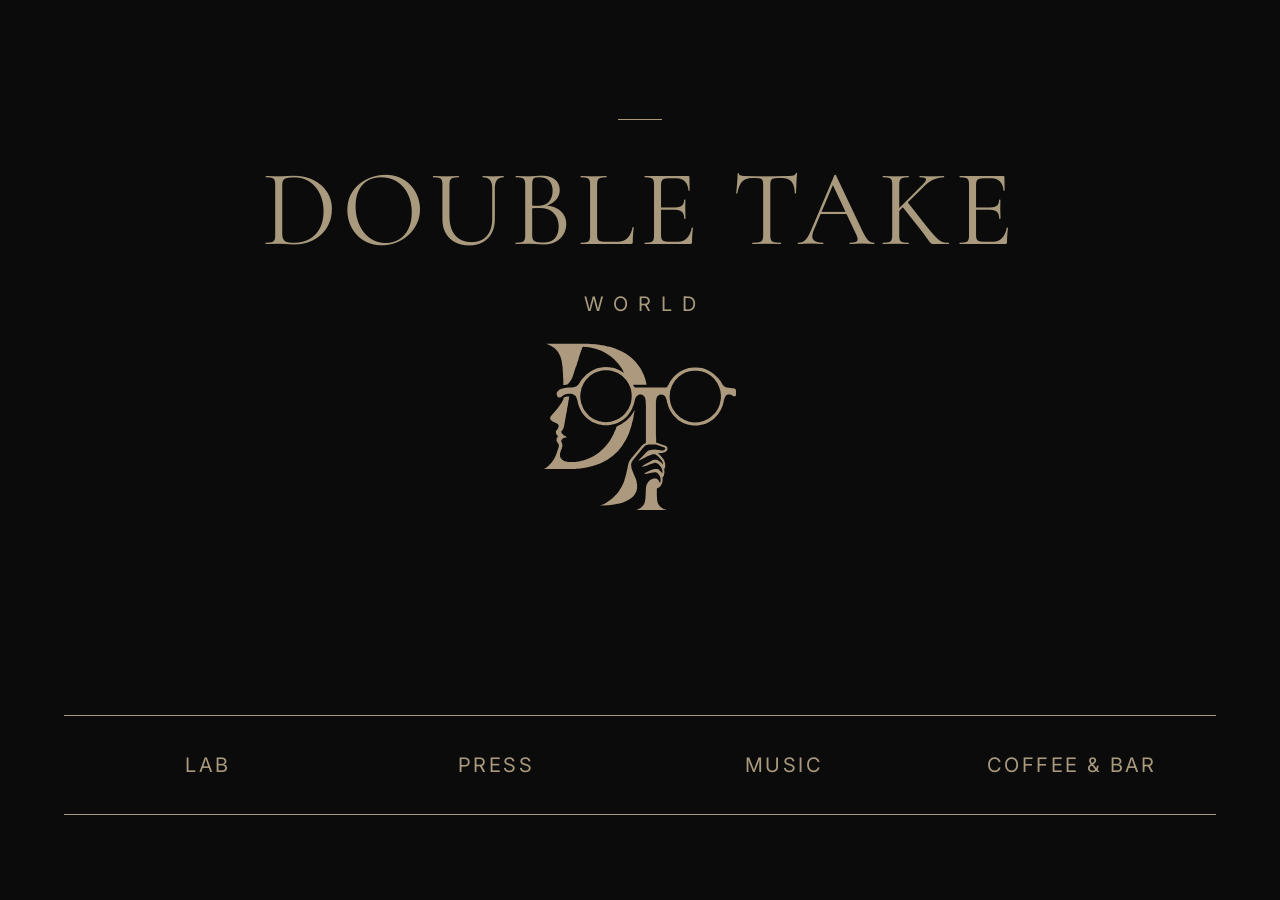
<file: index.html>
<!doctype html>
<html lang="en">

<head>
  <meta charset="utf-8">
  <meta name="viewport"
        content="width=device-width, initial-scale=1">
  <meta name="theme-color" content="#0b0b0b">

  <title>Double Take World</title>

  <meta name="description"
        content="Double Take World — Lab, Press, Music, Coffee & Bar.">

  <!-- Google Fonts -->
  <link rel="preconnect"
        href="https://fonts.googleapis.com">

  <link rel="preconnect"
        href="https://fonts.gstatic.com"
        crossorigin>

  <link
    href="https://fonts.googleapis.com/css2?family=Cormorant+Garamond:wght@300;400;500;600&family=Inter:wght@300;400;500&display=swap"
    rel="stylesheet">

  <!-- Main stylesheet -->
  <link rel="stylesheet" href="style.css">
</head>

<body>

  <main class="shell">

    <!-- Main brand identity -->
    <section class="hero"
             aria-label="Double Take World">

      <div class="shortline"></div>

      <h1>DOUBLE TAKE</h1>

      <div class="world">WORLD</div>

      <!-- Double Take logo -->
      <img
        src="double-take-logo-ivory.svg"
        alt="Double Take logo"
        class="brand-logo"
        width="220">

    </section>

    <!-- Four divisions -->
    <nav class="nav"
         aria-label="Our divisions">

      <a href="lab/">LAB</a>

      <a href="press/">PRESS</a>

      <a href="music/">MUSIC</a>

      <a href="coffee-bar/">COFFEE &amp; BAR</a>

    </nav>

  </main>

</body>
</html>
</file>
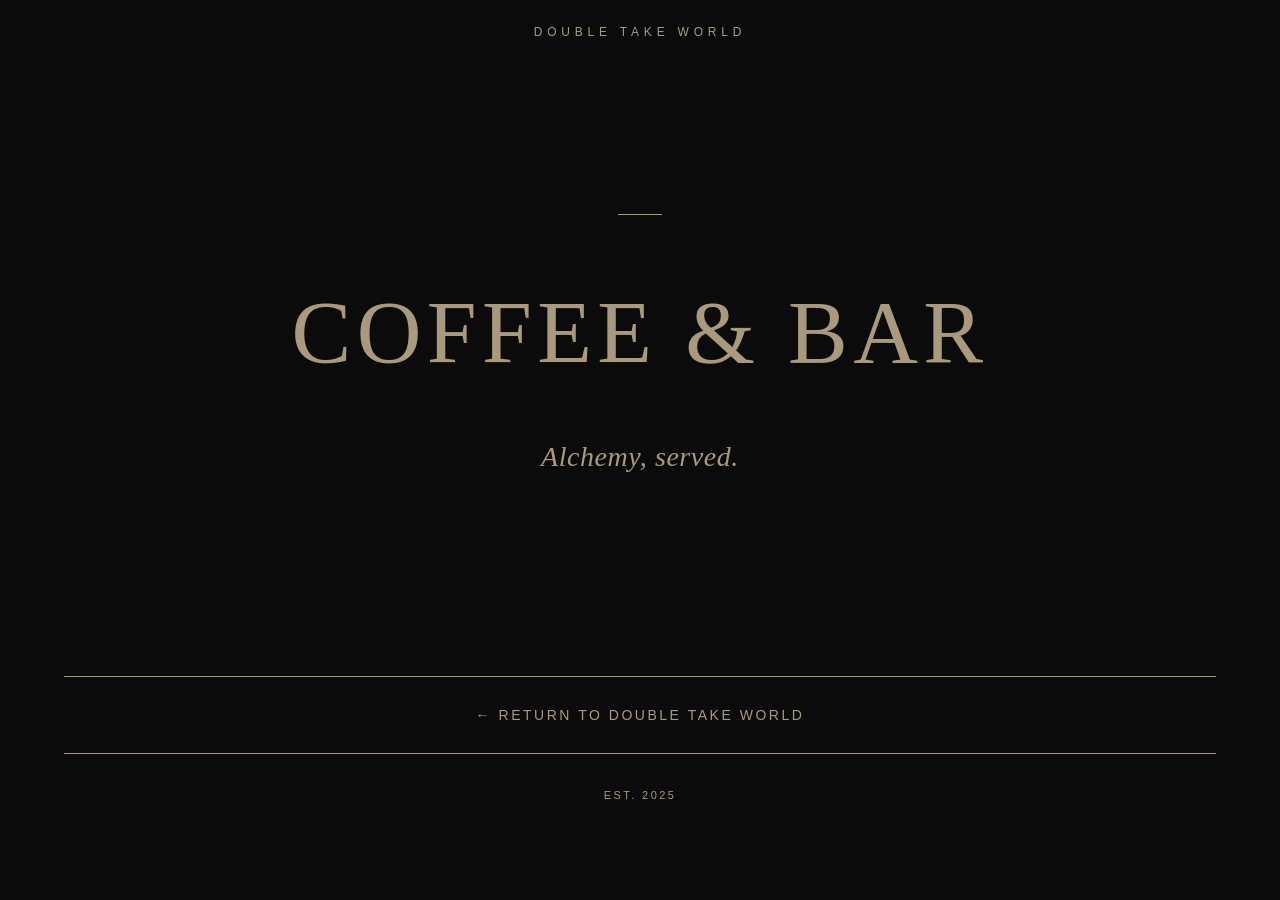
<file: coffee-bar/index.html>
<!doctype html>
<html lang="en"><head><meta charset="utf-8"><meta name="viewport" content="width=device-width, initial-scale=1"><meta name="theme-color" content="#0b0b0b"><title>COFFEE &amp; BAR — Double Take World</title><link rel="stylesheet" href="../style.css"></head><body><main class="shell"><div class="topmark">DOUBLE TAKE WORLD</div><section class="sectionhero"><div class="shortline"></div><h1>COFFEE &amp; BAR</h1><p>Alchemy, served.</p></section><a class="back" href="../">← RETURN TO DOUBLE TAKE WORLD</a><footer>EST. 2025</footer></main></body></html>
</file>
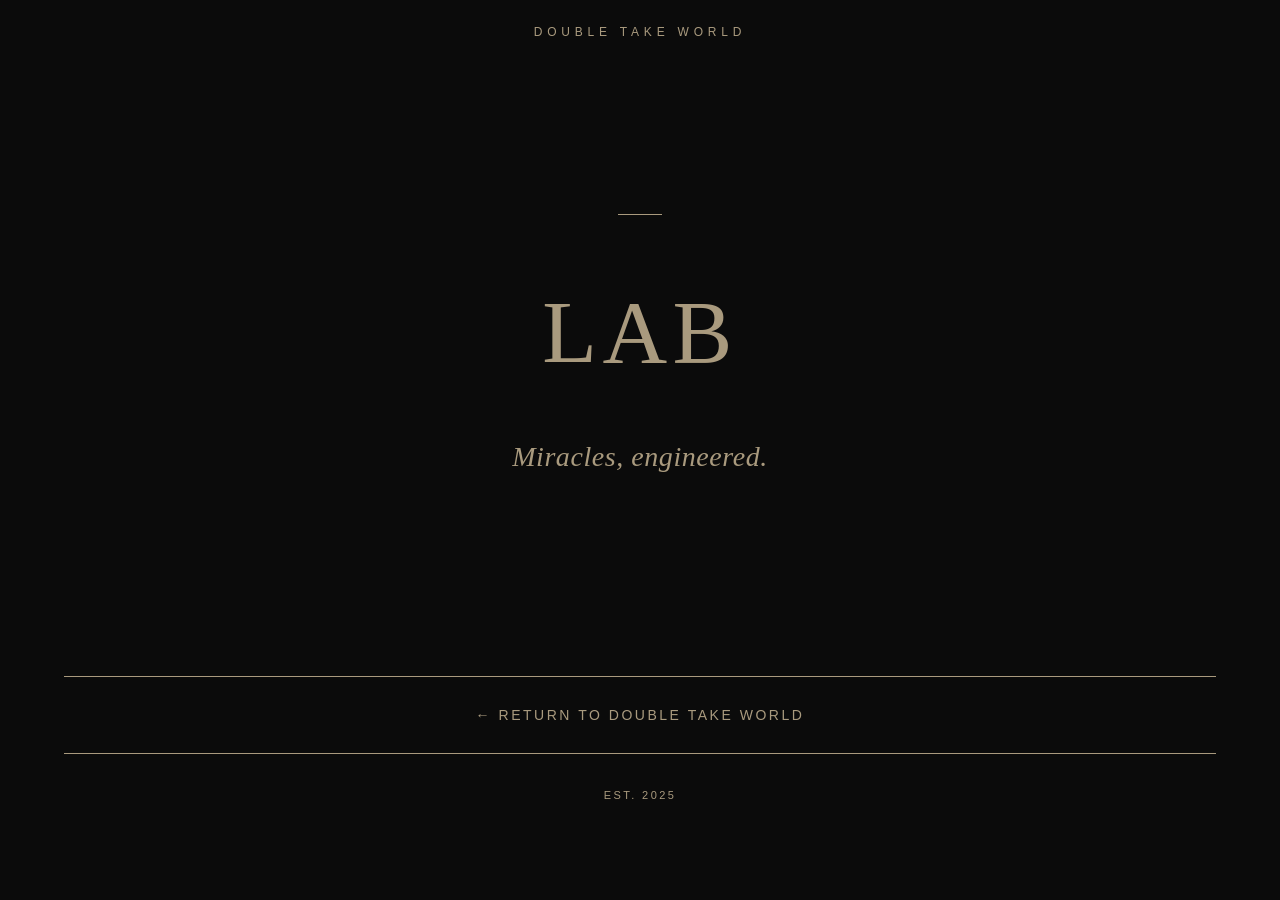
<file: lab/index.html>
<!doctype html>
<html lang="en"><head><meta charset="utf-8"><meta name="viewport" content="width=device-width, initial-scale=1"><meta name="theme-color" content="#0b0b0b"><title>LAB — Double Take World</title><link rel="stylesheet" href="../style.css"></head><body><main class="shell"><div class="topmark">DOUBLE TAKE WORLD</div><section class="sectionhero"><div class="shortline"></div><h1>LAB</h1><p>Miracles, engineered.</p></section><a class="back" href="../">← RETURN TO DOUBLE TAKE WORLD</a><footer>EST. 2025</footer></main></body></html>
</file>
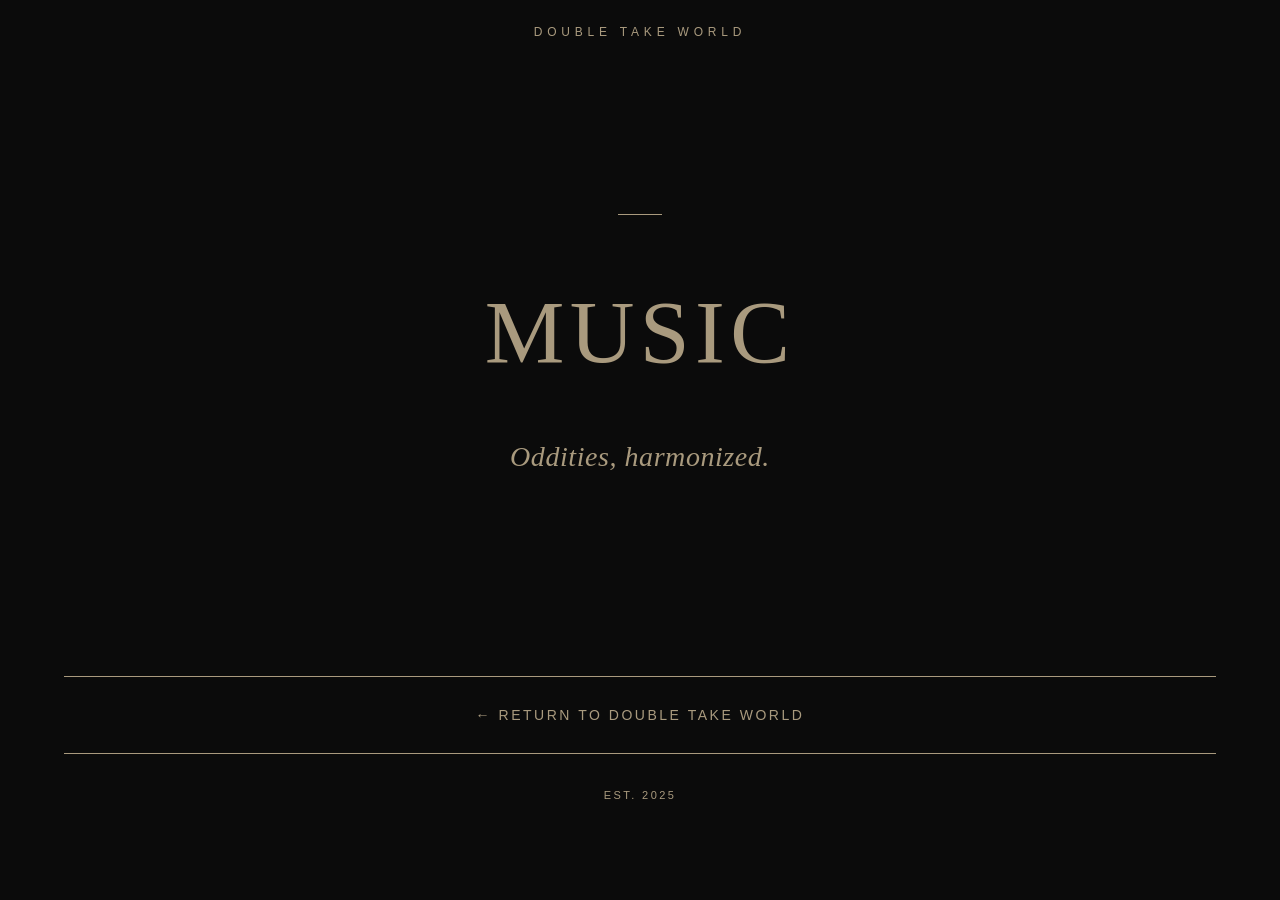
<file: music/index.html>
<!doctype html>
<html lang="en"><head><meta charset="utf-8"><meta name="viewport" content="width=device-width, initial-scale=1"><meta name="theme-color" content="#0b0b0b"><title>MUSIC — Double Take World</title><link rel="stylesheet" href="../style.css"></head><body><main class="shell"><div class="topmark">DOUBLE TAKE WORLD</div><section class="sectionhero"><div class="shortline"></div><h1>MUSIC</h1><p>Oddities, harmonized.</p></section><a class="back" href="../">← RETURN TO DOUBLE TAKE WORLD</a><footer>EST. 2025</footer></main></body></html>
</file>
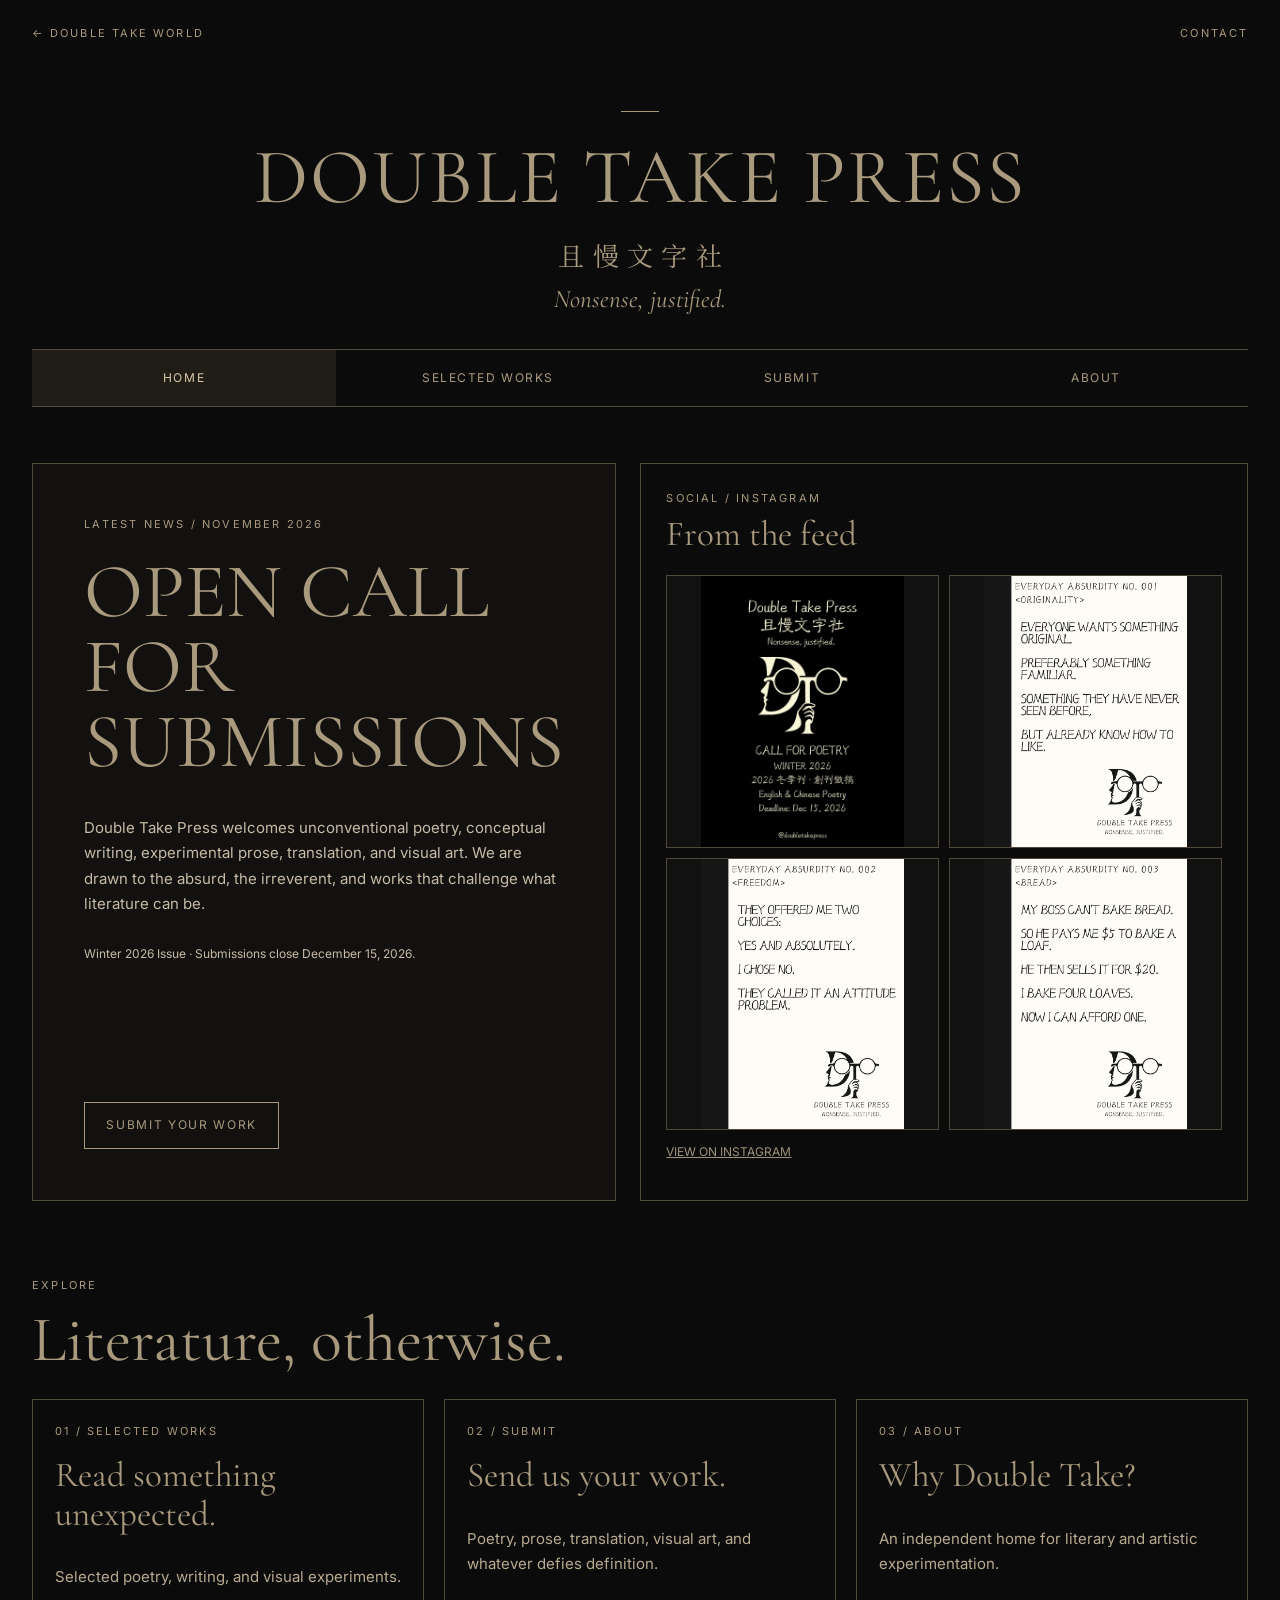
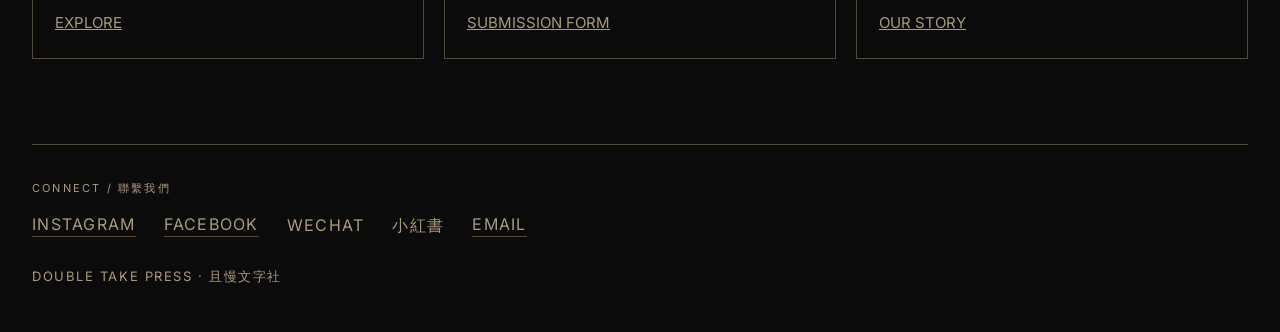
<file: press/index.html>
<!doctype html><html lang="en"><head><meta charset="utf-8"><meta name="viewport" content="width=device-width, initial-scale=1"><meta name="theme-color" content="#0b0b0b"><title>Home | Double Take Press</title><meta name="description" content="Double Take Press — Nonsense, justified. Independent experimental literature and art."><link rel="stylesheet" href="style.css"></head><body><div class="wrap"><header><div class="top"><a href="../">← DOUBLE TAKE WORLD</a><a href="mailto:doubletakeworld@outlook.com">CONTACT</a></div><div class="masthead"><div class="rule-short"></div><h1>DOUBLE TAKE PRESS</h1><p class="chinese-name">且慢文字社</p><p class="motto">Nonsense, justified.</p></div><nav class="nav" aria-label="Press navigation"><a href="index.html" aria-current="page">HOME</a><a href="works.html">SELECTED WORKS</a><a href="https://tally.so/r/9NZV9X"
   target="_blank"
   rel="noopener noreferrer">SUBMIT</a><a href="about.html">ABOUT</a></nav></header><main class="page"><div class="feature-grid"><article class="feature"><div class="eyebrow">LATEST NEWS / NOVEMBER 2026</div><h2>OPEN CALL<br>FOR SUBMISSIONS</h2>
<p>
  Double Take Press welcomes unconventional poetry,
  conceptual writing, experimental prose, translation,
  and visual art. We are drawn to the absurd, the
  irreverent, and works that challenge what literature can be.
</p>
<p class="note">Winter 2026 Issue · Submissions close December 15, 2026.</p><a class="link-button"
   href="https://tally.so/r/9NZV9X"
   target="_blank"
   rel="noopener noreferrer">
  Submit your work
</a></article><aside class="insta"><div class="eyebrow">SOCIAL / INSTAGRAM</div><h3>From the feed</h3>
<div class="insta-grid">
  <a class="insta-post"
     href="https://www.instagram.com/doubletakepress/"
     target="_blank" rel="noopener noreferrer">
    <img src="images/post-01.jpg" alt="Double Take Press Instagram post 1" loading="lazy">
  </a>

  <a class="insta-post"
     href="https://www.instagram.com/doubletakepress/"
     target="_blank" rel="noopener noreferrer">
    <img src="images/post-02.jpg" alt="Double Take Press Instagram post 2" loading="lazy">
  </a>

  <a class="insta-post"
     href="https://www.instagram.com/doubletakepress/"
     target="_blank" rel="noopener noreferrer">
    <img src="images/post-03.jpg" alt="Double Take Press Instagram post 3" loading="lazy">
  </a>

  <a class="insta-post"
     href="https://www.instagram.com/doubletakepress/"
     target="_blank" rel="noopener noreferrer">
    <img src="images/post-04.jpg" alt="Double Take Press Instagram post 4" loading="lazy">
  </a>
</div>
<p class="note">
  <a href="https://www.instagram.com/doubletakepress/"
     target="_blank" rel="noopener noreferrer">
    VIEW ON INSTAGRAM
  </a>
</p></aside></div><section class="section"><div class="eyebrow">EXPLORE</div><h2 class="section-title">Literature, otherwise.</h2><div class="works-grid"><article class="work"><div class="eyebrow">01 / SELECTED WORKS</div><h3>Read something unexpected.</h3><p>Selected poetry, writing, and visual experiments.</p><a href="works.html">EXPLORE</a></article><article class="work"><div class="eyebrow">02 / SUBMIT</div><h3>Send us your work.</h3><p>Poetry, prose, translation, visual art, and whatever defies definition.</p>
<a href="https://tally.so/r/9NZV9X"
   target="_blank"
   rel="noopener noreferrer">
  SUBMISSION FORM
</a>
</article><article class="work"><div class="eyebrow">03 / ABOUT</div><h3>Why Double Take?</h3><p>An independent home for literary and artistic experimentation.</p><a href="about.html">OUR STORY</a></article></div></section></main><footer class="footer"><div class="eyebrow">CONNECT / 聯繫我們</div><div class="footer-links"><a href="https://www.instagram.com/doubletakepress/" target="_blank" rel="noopener noreferrer">INSTAGRAM</a><a href="https://www.facebook.com/profile.php?id=61596644762738" target="_blank" rel="noopener noreferrer">FACEBOOK</a><button class="wechat-trigger" type="button" data-qr-open="wechat">WECHAT</button><button class="wechat-trigger" type="button" data-qr-open="xiaohongshu">小紅書</button><a href="mailto:doubletakeworld@outlook.com">EMAIL</a></div><div class="small">DOUBLE TAKE PRESS · 且慢文字社</div></footer></div><dialog id="social-qr-dialog" class="wechat-dialog" aria-labelledby="social-qr-title"><div class="wechat-dialog-inner"><button class="wechat-close" type="button" aria-label="Close QR code" data-qr-close>×</button><div class="eyebrow" id="social-qr-title">WECHAT OFFICIAL ACCOUNT</div><img id="social-qr-image" src="wechat-official.jpeg" alt="WeChat official account QR code" width="320" height="320"><p id="social-qr-caption">微信公眾號 · 掃碼關注</p></div></dialog><script src="wechat.js" defer></script></body></html>
</file>
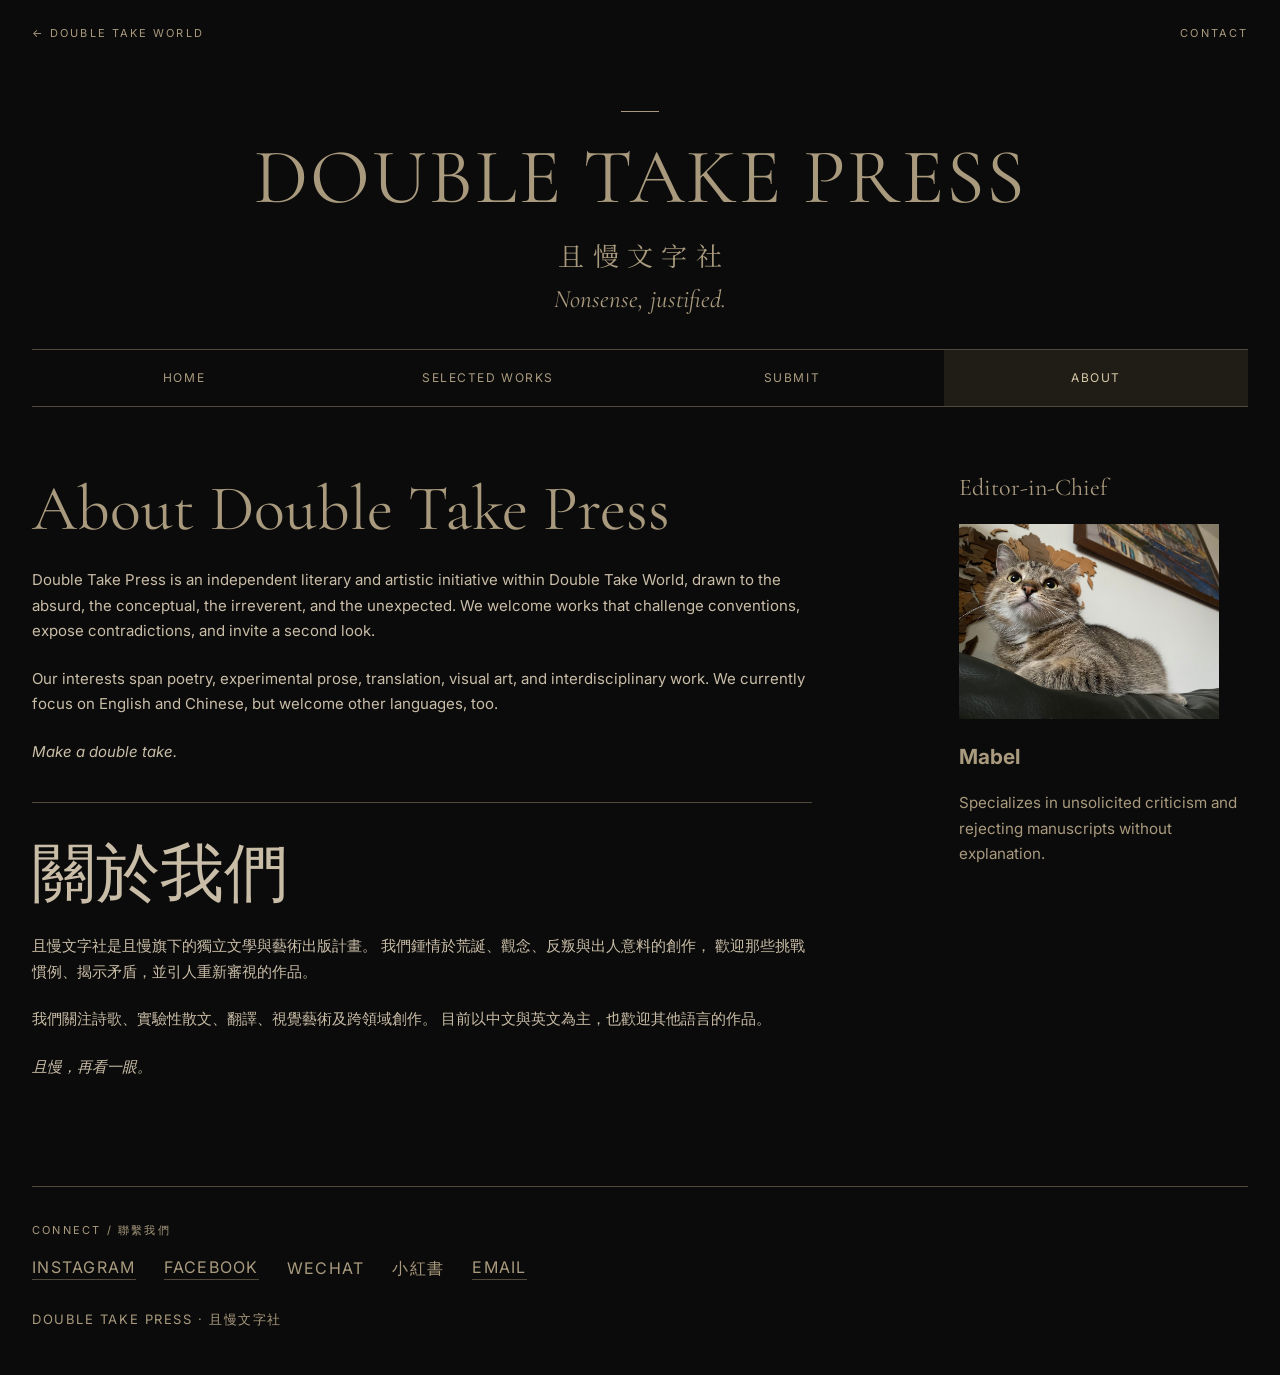
<file: press/about.html>
<!doctype html>
<html lang="en">

<head>
  <meta charset="utf-8">
  <meta name="viewport" content="width=device-width, initial-scale=1">
  <meta name="theme-color" content="#0b0b0b">

  <title>About | Double Take Press</title>

  <meta name="description"
    content="Double Take Press — Nonsense, justified. Independent experimental literature and art.">

  <link rel="stylesheet" href="style.css">

  <style>
    /* About page: two-column layout */
    .about-layout {
      display: grid;
      grid-template-columns: minmax(0, 3fr) minmax(220px, 1fr);
      gap: 60px;
      align-items: start;
    }

    .about-main {
      min-width: 0;
    }

    /* Mabel: Editor-in-Chief */
    .editorial-team {
      text-align: left;
      margin: 0;
      padding-top: 12px;
      min-width: 0;
    }

    .editorial-team h2 {
      font-size: 1.5rem;
      margin: 0 0 24px;
    }

    .editor-photo {
      display: block;
      width: 100%;
      max-width: 260px;
      height: auto;
      margin: 0 0 20px;
      filter: none;
    }

    .editorial-team h3 {
      font-size: 1.3rem;
      margin: 0 0 12px;
    }

    .editorial-team p {
      font-size: 0.95rem;
      line-height: 1.7;
      text-align: left;
    }

    /* Mobile */
    @media (max-width: 768px) {
      .about-layout {
        grid-template-columns: 1fr;
        gap: 40px;
      }

      .editorial-team {
        padding-top: 0;
      }
    }
  </style>
</head>

<body>
  <div class="wrap">

    <header>
      <div class="top">
        <a href="../">← DOUBLE TAKE WORLD</a>
        <a href="mailto:doubletakeworld@outlook.com">CONTACT</a>
      </div>

      <div class="masthead">
        <div class="rule-short"></div>
        <h1>DOUBLE TAKE PRESS</h1>
        <p class="chinese-name">且慢文字社</p>
        <p class="motto">Nonsense, justified.</p>
      </div>

      <nav class="nav" aria-label="Press navigation">
        <a href="index.html">HOME</a>
        <a href="works.html">SELECTED WORKS</a>
        <a href="https://tally.so/r/9NZV9X"
           target="_blank"
           rel="noopener noreferrer">SUBMIT</a>
        <a href="about.html" aria-current="page">ABOUT</a>
      </nav>
    </header>

    <main class="page">

      <div class="about-layout">

        <!-- LEFT: ORIGINAL ABOUT CONTENT -->
        <div class="about-main">

          <h2>About Double Take Press</h2>

          <div class="about-copy">

            <p>
              Double Take Press is an independent literary and
              artistic initiative within Double Take World,
              drawn to the absurd, the conceptual, the
              irreverent, and the unexpected. We welcome
              works that challenge conventions, expose
              contradictions, and invite a second look.
            </p>

            <p>
              Our interests span poetry, experimental prose,
              translation, visual art, and interdisciplinary
              work. We currently focus on English and
              Chinese, but welcome other languages, too.
            </p>

            <p><em>Make a double take.</em></p>

            <hr class="divider">

            <h2 lang="zh-Hant">關於我們</h2>

            <p lang="zh-Hant">
              且慢文字社是且慢旗下的獨立文學與藝術出版計畫。
              我們鍾情於荒誕、觀念、反叛與出人意料的創作，
              歡迎那些挑戰慣例、揭示矛盾，並引人重新審視的作品。
            </p>

            <p lang="zh-Hant">
              我們關注詩歌、實驗性散文、翻譯、視覺藝術及跨領域創作。
              目前以中文與英文為主，也歡迎其他語言的作品。
            </p>

            <p lang="zh-Hant">
              <em>且慢，再看一眼。</em>
            </p>

          </div>
        </div>

        <!-- RIGHT: EDITOR-IN-CHIEF -->
        <aside class="editorial-team">

          <h2>Editor-in-Chief</h2>

          <img
            src="mabel.jpg"
            alt="Mabel, Editor-in-Chief of Double Take Press"
            class="editor-photo"
            loading="lazy"
          >

          <h3>Mabel</h3>

          <p>
            Specializes in unsolicited criticism
            and rejecting manuscripts without explanation.
          </p>

        </aside>

      </div>

    </main>

    <footer class="footer">

      <div class="eyebrow">CONNECT / 聯繫我們</div>

      <div class="footer-links">

        <a href="https://www.instagram.com/doubletakepress/"
           target="_blank"
           rel="noopener noreferrer">INSTAGRAM</a>

        <a href="https://www.facebook.com/profile.php?id=61596644762738"
           target="_blank"
           rel="noopener noreferrer">FACEBOOK</a>

        <button class="wechat-trigger"
                type="button"
                data-qr-open="wechat">WECHAT</button>

        <button class="wechat-trigger"
                type="button"
                data-qr-open="xiaohongshu">小紅書</button>

        <a href="mailto:doubletakeworld@outlook.com">EMAIL</a>

      </div>

      <div class="small">
        DOUBLE TAKE PRESS · 且慢文字社
      </div>

    </footer>

  </div>

  <dialog
    id="social-qr-dialog"
    class="wechat-dialog"
    aria-labelledby="social-qr-title">

    <div class="wechat-dialog-inner">

      <button
        class="wechat-close"
        type="button"
        aria-label="Close QR code"
        data-qr-close>×</button>

      <div class="eyebrow" id="social-qr-title">
        WECHAT OFFICIAL ACCOUNT
      </div>

      <img
        id="social-qr-image"
        src="wechat-official.jpeg"
        alt="WeChat official account QR code"
        width="320"
        height="320">

      <p id="social-qr-caption">
        微信公眾號 · 掃碼關注
      </p>

    </div>

  </dialog>

  <script src="wechat.js" defer></script>

</body>
</html>
</file>
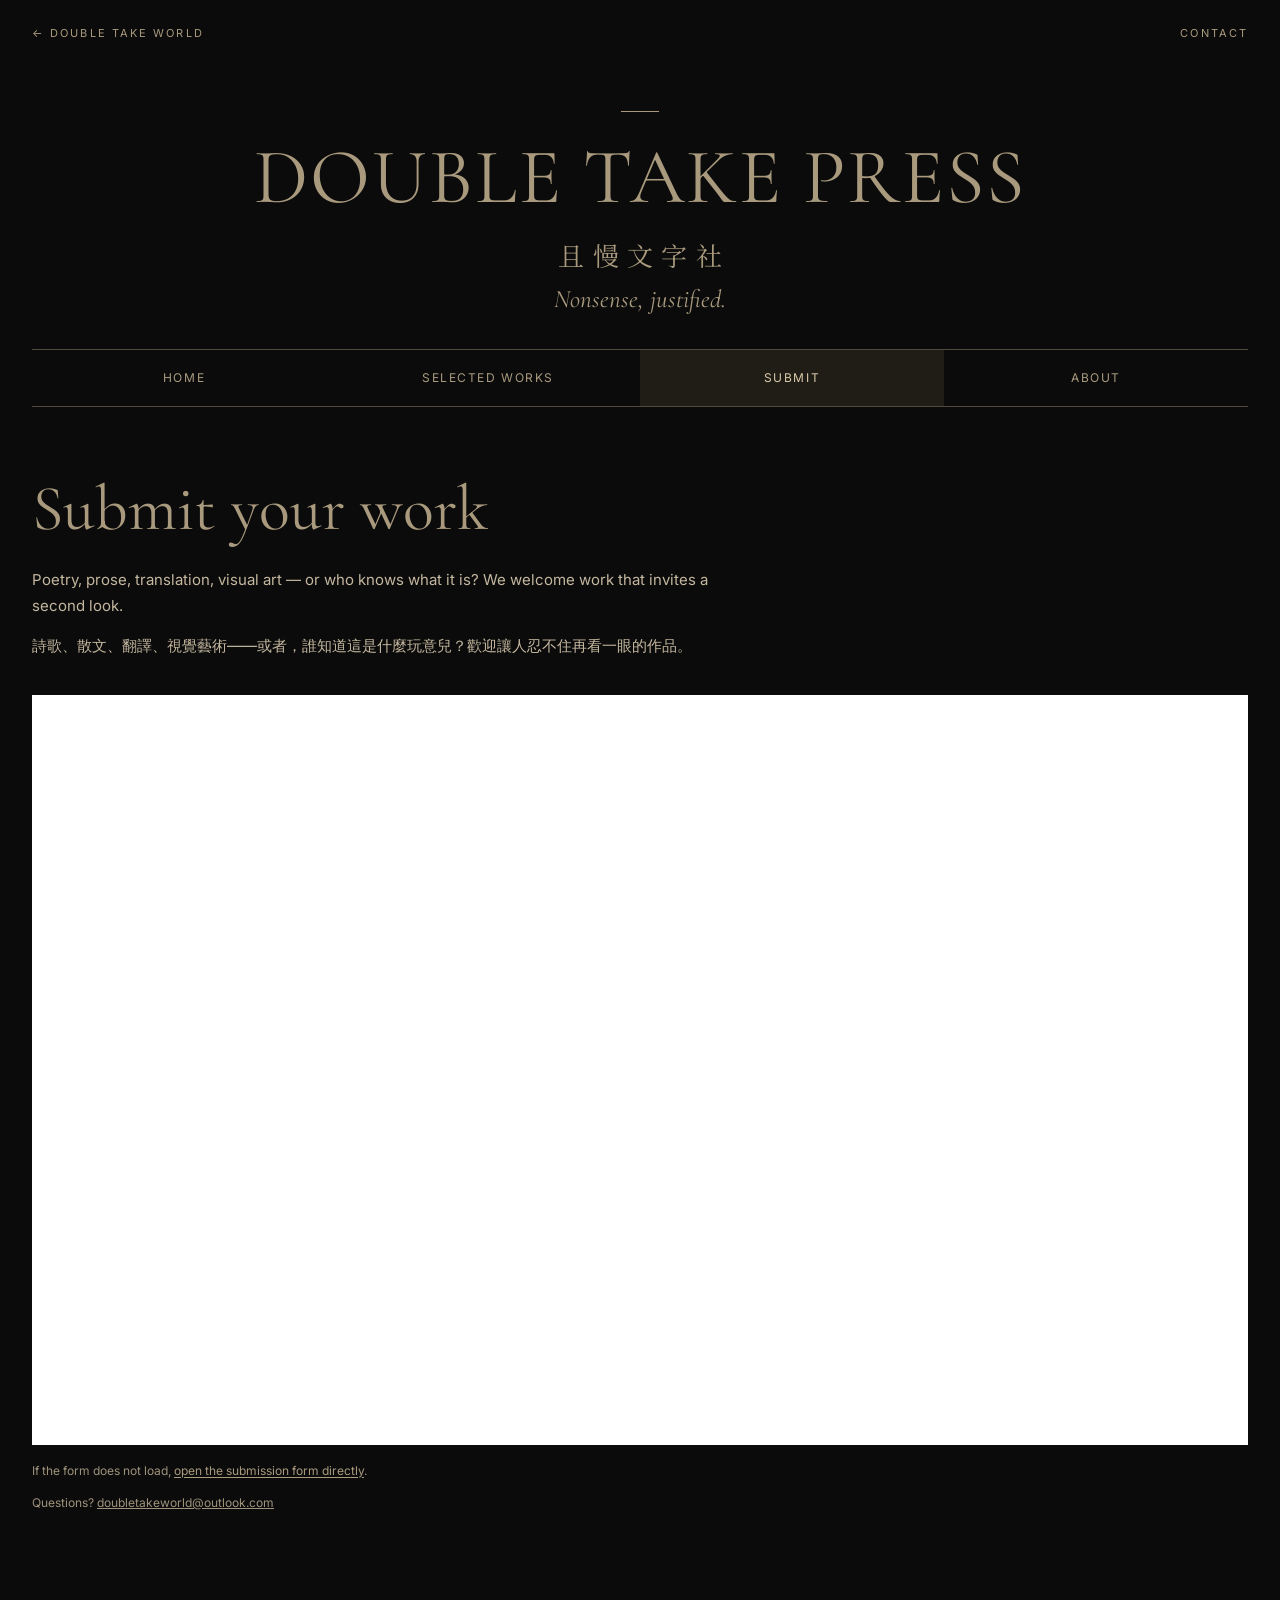
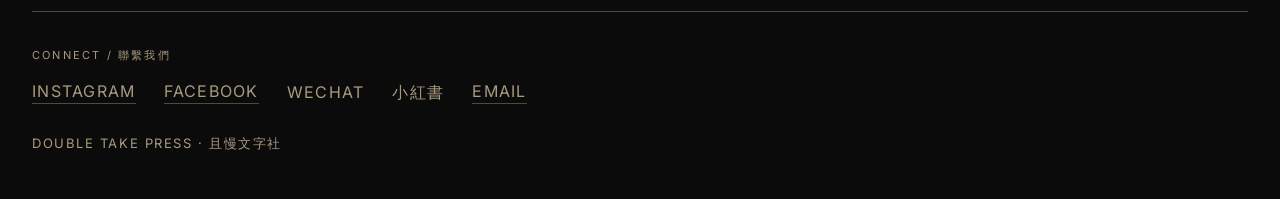
<file: press/submit.html>
<!doctype html>
<html lang="en">
<head>
  <meta charset="utf-8">
  <meta name="viewport" content="width=device-width, initial-scale=1">
  <meta name="theme-color" content="#0b0b0b">
  <title>Submit | Double Take Press</title>
  <meta name="description" content="Submit poetry, prose, translation, visual art and unexpected work to Double Take Press.">
  <link rel="stylesheet" href="style.css">
  <style>
    .tally-wrap { margin-top: 2.25rem; width: 100%; }
    .tally-wrap iframe { display: block; width: 100%; min-height: 750px; border: 0; background: transparent; }
    .tally-fallback { margin-top: 1rem; }
    .tally-fallback a { color: #a99a7e; text-underline-offset: .2em; }
  </style>
</head>
<body>
<div class="wrap">
  <header>
    <div class="top"><a href="../">← DOUBLE TAKE WORLD</a><a href="mailto:doubletakeworld@outlook.com">CONTACT</a></div>
    <div class="masthead"><div class="rule-short"></div><h1>DOUBLE TAKE PRESS</h1><p class="chinese-name">且慢文字社</p><p class="motto">Nonsense, justified.</p></div>
    <nav class="nav" aria-label="Press navigation">
      <a href="index.html">HOME</a><a href="works.html">SELECTED WORKS</a><a href="submit.html" aria-current="page">SUBMIT</a><a href="about.html">ABOUT</a>
    </nav>
  </header>
  <main class="page">
    <h2>Submit your work</h2>
    <p class="intro">Poetry, prose, translation, visual art — or who knows what it is? We welcome work that invites a second look.</p>
    <p class="intro" lang="zh-Hant">詩歌、散文、翻譯、視覺藝術——或者，誰知道這是什麼玩意兒？歡迎讓人忍不住再看一眼的作品。</p>
    <div class="tally-wrap">
      <iframe
        data-tally-src="https://tally.so/embed/9NZV9X?alignLeft=1&hideTitle=1&transparentBackground=1&dynamicHeight=1"
        src="https://tally.so/embed/9NZV9X?alignLeft=1&hideTitle=1&transparentBackground=1&dynamicHeight=1"
        loading="lazy"
        title="Double Take Press submission form"
        frameborder="0"
        marginheight="0"
        marginwidth="0"
        scrolling="no"
        allow="clipboard-write"
      ></iframe>
    </div>
    <p class="note tally-fallback">If the form does not load, <a href="https://tally.so/r/9NZV9X" target="_blank" rel="noopener noreferrer">open the submission form directly</a>.</p>
    <p class="note">Questions? <a href="mailto:doubletakeworld@outlook.com">doubletakeworld@outlook.com</a></p>
  </main>
  <footer class="footer">
    <div class="eyebrow">CONNECT / 聯繫我們</div>
    <div class="footer-links">
      <a href="https://www.instagram.com/doubletakepress/" target="_blank" rel="noopener noreferrer">INSTAGRAM</a>
      <a href="https://www.facebook.com/profile.php?id=61596644762738" target="_blank" rel="noopener noreferrer">FACEBOOK</a>
      <button class="wechat-trigger" type="button" data-qr-open="wechat">WECHAT</button>
      <button class="wechat-trigger" type="button" data-qr-open="xiaohongshu">小紅書</button>
      <a href="mailto:doubletakeworld@outlook.com">EMAIL</a>
    </div>
    <div class="small">DOUBLE TAKE PRESS · 且慢文字社</div>
  </footer>
</div>
<dialog id="social-qr-dialog" class="wechat-dialog" aria-labelledby="social-qr-title">
  <div class="wechat-dialog-inner">
    <button class="wechat-close" type="button" aria-label="Close QR code" data-qr-close>×</button>
    <div class="eyebrow" id="social-qr-title">WECHAT OFFICIAL ACCOUNT</div>
    <img id="social-qr-image" src="wechat-official.jpeg" alt="WeChat official account QR code" width="320" height="320">
    <p id="social-qr-caption">微信公眾號 · 掃碼關注</p>
  </div>
</dialog>
<script src="https://tally.so/widgets/embed.js" defer></script>
<script src="wechat.js" defer></script>
</body>
</html>
</file>
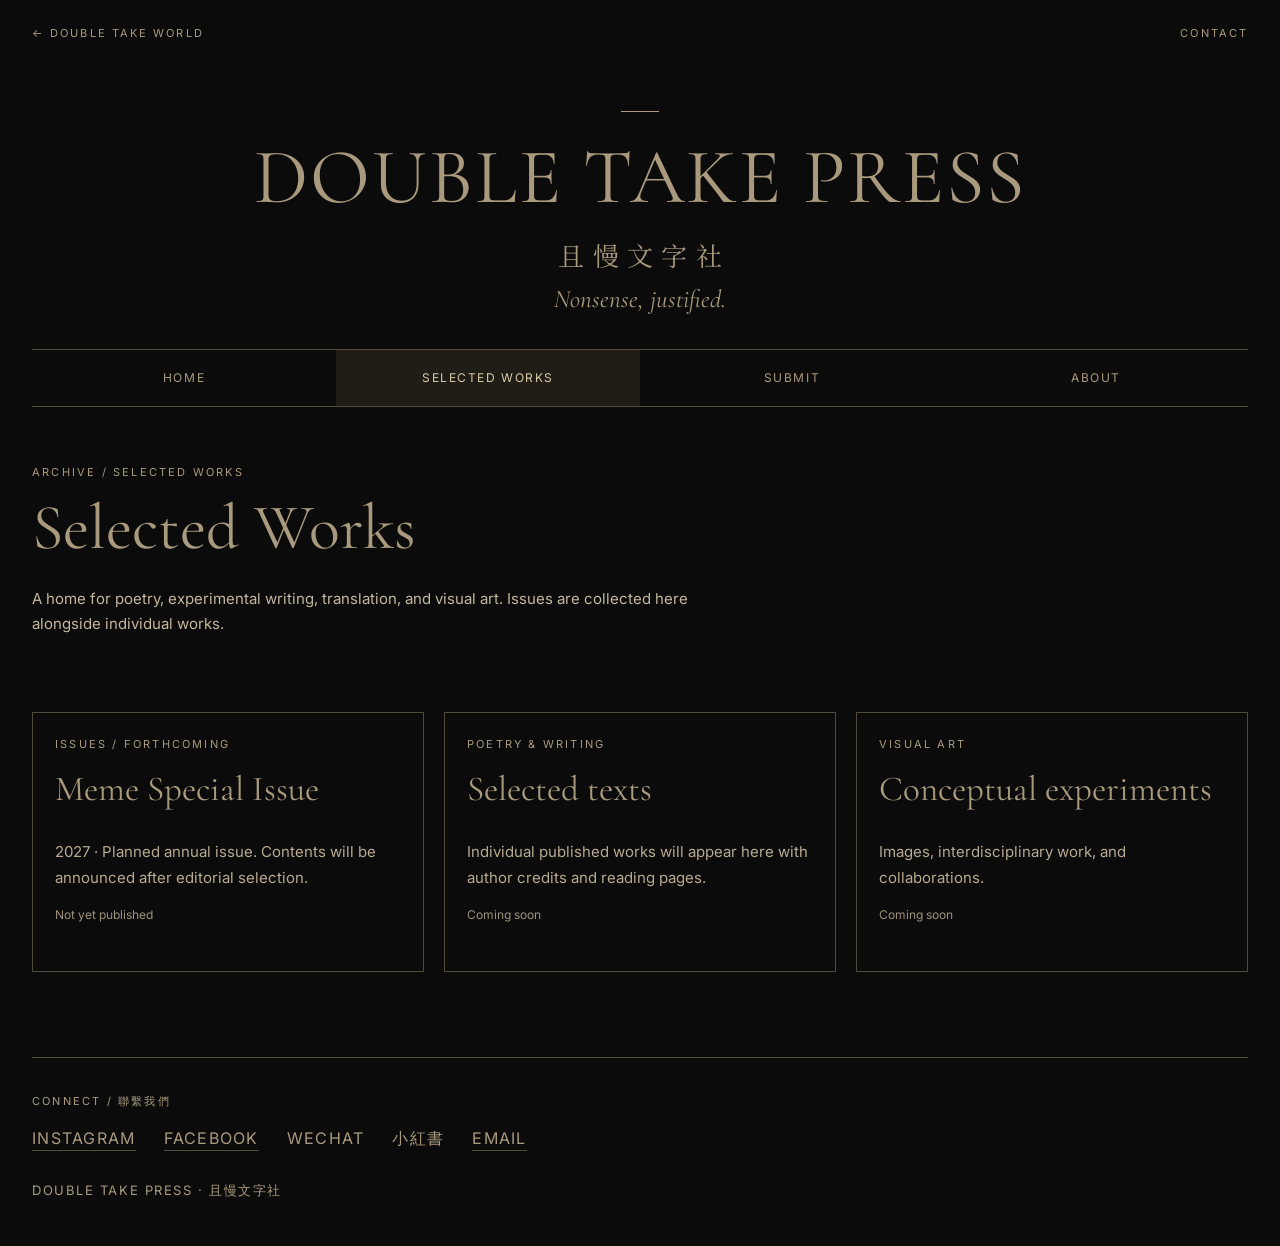
<file: press/works.html>
<!doctype html><html lang="en"><head><meta charset="utf-8"><meta name="viewport" content="width=device-width, initial-scale=1"><meta name="theme-color" content="#0b0b0b"><title>Selected Works | Double Take Press</title><meta name="description" content="Double Take Press — Nonsense, justified. Independent experimental literature and art."><link rel="stylesheet" href="style.css"></head><body><div class="wrap"><header><div class="top"><a href="../">← DOUBLE TAKE WORLD</a><a href="mailto:doubletakeworld@outlook.com">CONTACT</a></div><div class="masthead"><div class="rule-short"></div><h1>DOUBLE TAKE PRESS</h1><p class="chinese-name">且慢文字社</p><p class="motto">Nonsense, justified.</p></div><nav class="nav" aria-label="Press navigation"><a href="index.html">HOME</a><a href="works.html" aria-current="page">SELECTED WORKS</a><a href="https://tally.so/r/9NZV9X"
   target="_blank"
   rel="noopener noreferrer">SUBMIT</a><a href="about.html">ABOUT</a></nav></header><main class="page"><div class="eyebrow">ARCHIVE / SELECTED WORKS</div><h2>Selected Works</h2><p class="intro">A home for poetry, experimental writing, translation, and visual art. Issues are collected here alongside individual works.</p><div class="works-grid section"><article class="work"><div class="eyebrow">ISSUES / FORTHCOMING</div><h3>Meme Special Issue</h3><p>2027 · Planned annual issue. Contents will be announced after editorial selection.</p><span class="note">Not yet published</span></article><article class="work"><div class="eyebrow">POETRY & WRITING</div><h3>Selected texts</h3><p>Individual published works will appear here with author credits and reading pages.</p><span class="note">Coming soon</span></article><article class="work"><div class="eyebrow">VISUAL ART</div><h3>Conceptual experiments</h3><p>Images, interdisciplinary work, and collaborations.</p><span class="note">Coming soon</span></article></div></main><footer class="footer"><div class="eyebrow">CONNECT / 聯繫我們</div><div class="footer-links"><a href="https://www.instagram.com/doubletakepress/" target="_blank" rel="noopener noreferrer">INSTAGRAM</a><a href="https://www.facebook.com/profile.php?id=61596644762738" target="_blank" rel="noopener noreferrer">FACEBOOK</a><button class="wechat-trigger" type="button" data-qr-open="wechat">WECHAT</button><button class="wechat-trigger" type="button" data-qr-open="xiaohongshu">小紅書</button><a href="mailto:doubletakeworld@outlook.com">EMAIL</a></div><div class="small">DOUBLE TAKE PRESS · 且慢文字社</div></footer></div><dialog id="social-qr-dialog" class="wechat-dialog" aria-labelledby="social-qr-title"><div class="wechat-dialog-inner"><button class="wechat-close" type="button" aria-label="Close QR code" data-qr-close>×</button><div class="eyebrow" id="social-qr-title">WECHAT OFFICIAL ACCOUNT</div><img id="social-qr-image" src="wechat-official.jpeg" alt="WeChat official account QR code" width="320" height="320"><p id="social-qr-caption">微信公眾號 · 掃碼關注</p></div></dialog><script src="wechat.js" defer></script></body></html>
</file>
<file: style.css>
/* =========================================
   DOUBLE TAKE WORLD
   Black & Muted Gold
   Cormorant Garamond + Inter
========================================= */

:root {
  color-scheme: dark;

  --black: #0b0b0b;
  --white: #a99a7e;
  --gold: #a99a7e;
  --line: #a99a7e;
}

/* Reset */

* {
  box-sizing: border-box;
}

html {
  min-height: 100%;
}

body {
  margin: 0;
  min-height: 100vh;
  background: var(--black);
  color: var(--gold);
  font-family: "Inter", Arial, sans-serif;
}

a {
  color: inherit;
  text-decoration: none;
}

a:focus-visible {
  outline: 1px solid var(--gold);
  outline-offset: 8px;
}

/* =========================================
   Main layout
========================================= */

.shell {
  min-height: 100vh;
  min-height: 100svh;

  max-width: 1600px;
  margin: 0 auto;

  padding: 25px clamp(20px, 5vw, 70px);

  display: flex;
  flex-direction: column;
}

/* =========================================
   Homepage hero
========================================= */

.hero {
  flex: 1;

  display: flex;
  flex-direction: column;
  align-items: center;
  justify-content: center;

  text-align: center;

  /* Shift composition upward */
  padding: 20px 0 125px;
}

.shortline {
  width: 44px;
  height: 1px;
  background: var(--gold);
  margin-bottom: 35px;
}

/* DOUBLE TAKE */

.hero h1 {
  font-family: "Cormorant Garamond",
               Georgia, serif;

  font-size: clamp(56px, 8.5vw, 140px);
  font-weight: 400;

  letter-spacing: 0.045em;
  line-height: 1;

  color: var(--gold);
  margin: 0;
}

/* WORLD */

.world {
  font-family: "Inter", Arial, sans-serif;

  font-size: 20px;
  font-weight: 400;

  letter-spacing: 0.5em;
  padding-left: 0.5em;

  color: var(--gold);
  margin-top: 28px;
}

/* =========================================
   Double Take Logo
========================================= */

.brand-logo {
  display: block;

  width: clamp(160px, 16vw, 220px);
  height: auto;

  margin-top: 22px;

  object-fit: contain;

  /* Recolor ivory SVG to muted gold */
  filter: brightness(0) saturate(100%)
          invert(68%) sepia(13%)
          saturate(637%) hue-rotate(357deg)
          brightness(90%) contrast(87%);
}

/* =========================================
   Navigation
========================================= */

.nav {
  border-top: 1px solid var(--line);
  border-bottom: 1px solid var(--line);

  display: grid;
  grid-template-columns: repeat(4, minmax(0, 1fr));

  min-height: 100px;
}

.nav a {
  display: flex;
  justify-content: center;
  align-items: center;

  text-align: center;

  padding: 20px 8px;

  font-family: "Inter", Arial, sans-serif;

  font-size: 20px;
  font-weight: 400;

  letter-spacing: 0.12em;

  color: var(--gold);

  transition: opacity 0.2s ease;
}

.nav a:hover {
  opacity: 0.65;
}

/* =========================================
   Division pages
========================================= */

.topmark {
  text-align: center;
  color: var(--gold);

  font-family: "Inter", Arial, sans-serif;
  font-size: 12px;
  letter-spacing: 0.4em;
}

.sectionhero {
  flex: 1;

  display: flex;
  flex-direction: column;
  justify-content: center;
  align-items: center;

  text-align: center;
  padding: 80px 0;
}

.sectionhero h1 {
  font-family: "Cormorant Garamond",
               Georgia, serif;

  font-weight: 400;
  letter-spacing: 0.06em;

  font-size: clamp(48px, 7vw, 100px);

  color: var(--gold);
  margin: 30px 0;
}

.sectionhero p,
.division-motto {
  color: var(--gold);

  font-family: "Cormorant Garamond",
               Georgia, serif;

  font-size: clamp(20px, 2.5vw, 28px);
  font-style: italic;
  font-weight: 400;

  letter-spacing: 0.02em;
  text-align: center;
}

.division-motto {
  margin-top: 20px;
}

/* Back to main site */

.back {
  display: block;
  text-align: center;

  border-top: 1px solid var(--line);
  border-bottom: 1px solid var(--line);

  padding: 30px;

  color: var(--gold);

  font-family: "Inter", Arial, sans-serif;
  font-size: 14px;
  letter-spacing: 0.18em;

  transition: opacity 0.2s ease;
}

.back:hover {
  opacity: 0.65;
}

/* Footer */

footer {
  text-align: center;
  color: var(--gold);

  font-size: 11px;
  letter-spacing: 0.22em;

  padding: 35px 0 14px;
}

/* =========================================
   Tablet
========================================= */

@media (max-width: 900px) {

  .hero h1 {
    font-size: clamp(55px, 9vw, 100px);
  }

  .nav a {
    font-size: 16px;
  }

  .world {
    font-size: 16px;
  }

  .brand-logo {
    width: 180px;
  }
}

/* =========================================
   Mobile
========================================= */

@media (max-width: 480px) {

  .shell {
    padding: 20px 14px;
  }

  .hero {
    padding: 30px 0 85px;
  }

  .shortline {
    width: 34px;
    margin-bottom: 30px;
  }

  .hero h1 {
    font-size: clamp(40px, 11vw, 65px);
    letter-spacing: 0.025em;
  }

  .world {
    font-size: 14px;
    letter-spacing: 0.4em;
    padding-left: 0.4em;
    margin-top: 25px;
  }

  .brand-logo {
    width: 155px;
    margin-top: 22px;
  }

  .nav {
    min-height: 90px;
  }

  .nav a {
    font-size: 14px;
    letter-spacing: 0.02em;
    padding: 12px 3px;
  }

  .sectionhero h1 {
    font-size: clamp(42px, 11vw, 70px);
  }
}

/* Short screens */

@media (max-height: 650px) {
  .hero {
    padding-top: 25px;
    padding-bottom: 45px;
  }

  .brand-logo {
    width: 150px;
  }
}

/* Raise the four navigation sections */

.shell {
  padding-bottom: 85px;
}

/* Mobile */
@media (max-width: 480px) {
  .shell {
    padding-bottom: 65px;
  }
}
</file>
<file: press/style.css>
@import url('https://fonts.googleapis.com/css2?family=Cormorant+Garamond:wght@400;500;600&family=Inter:wght@400;500;600&family=Noto+Serif+TC:wght@400&display=swap');
:root{color-scheme:dark;--bg:#0b0b0b;--gold:#a99a7e;--muted:#82755e;--line:#51493c;--panel:#12110f}*{box-sizing:border-box}html{scroll-behavior:smooth}body{margin:0;background:var(--bg);color:var(--gold);font:15px/1.7 Inter,Arial,sans-serif}a{color:inherit}a:hover{color:#d0c2a2}a:focus-visible,button:focus-visible,input:focus-visible,textarea:focus-visible,select:focus-visible{outline:2px solid #d0c2a2;outline-offset:3px}.wrap{width:min(1250px,calc(100% - 64px));margin:auto}.top{display:flex;justify-content:space-between;gap:16px;padding:24px 0;font-size:11px;letter-spacing:.19em;text-transform:uppercase}.top a{text-decoration:none}.masthead{text-align:center;padding:44px 0 35px}.rule-short{width:38px;height:1px;background:var(--gold);margin:0 auto 25px}.masthead h1{font:400 clamp(56px,8vw,112px)/.95 'Cormorant Garamond',Georgia,serif;letter-spacing:.045em;margin:0}.masthead .sub{font-size:15px;letter-spacing:.5em;padding-left:.5em;margin:10px 0 0}.motto{font:italic 25px 'Cormorant Garamond',serif;margin:18px 0 0}.nav{border-top:1px solid var(--line);border-bottom:1px solid var(--line);display:grid;grid-template-columns:repeat(4,1fr);text-align:center}.nav a{padding:18px 5px;text-decoration:none;letter-spacing:.13em;font-size:12px}.nav a[aria-current=page]{background:#201d17;color:#d8c9a8}.eyebrow{font-size:11px;letter-spacing:.2em;text-transform:uppercase}.page{padding:56px 0 85px}.page h2,.section-title{font:400 clamp(38px,5vw,66px)/1.05 'Cormorant Garamond',Georgia,serif;margin:12px 0 25px}.intro{max-width:720px;color:#c4b79f}.feature-grid{display:grid;grid-template-columns:1.65fr 1fr;gap:24px;align-items:stretch}.feature{border:1px solid var(--line);padding:clamp(25px,4vw,54px);background:var(--panel);min-height:410px;display:flex;flex-direction:column;align-items:flex-start}.feature h2{font:400 clamp(45px,6vw,83px)/.98 'Cormorant Garamond',serif;margin:20px 0}.feature p{max-width:520px;color:#c6bba7}.link-button{border:1px solid var(--gold);padding:12px 21px;text-decoration:none;font-size:12px;letter-spacing:.14em;text-transform:uppercase;display:inline-block;margin-top:auto;background:transparent;color:var(--gold);cursor:pointer}.link-button:hover{background:var(--gold);color:var(--bg)}.insta{border:1px solid var(--line);padding:25px;min-height:410px}.insta h3{font:400 35px 'Cormorant Garamond',serif;margin:5px 0 20px}.insta-grid{display:grid;grid-template-columns:repeat(2,1fr);gap:12px}.insta-placeholder{aspect-ratio:1;background:#1d1b17;border:1px solid var(--line);display:grid;place-items:center;font:italic 21px 'Cormorant Garamond',serif;text-align:center;padding:10px}.note{font-size:12px;color:#9e927b}.section{margin-top:75px}.works-grid{display:grid;grid-template-columns:repeat(3,1fr);gap:20px}.work{border:1px solid var(--line);padding:22px;min-height:260px;display:flex;flex-direction:column}.work h3{font:400 35px/1.1 'Cormorant Garamond',serif;margin:16px 0}.work p{color:#b8aa91}.work a{margin-top:auto}.divider{border:0;border-top:1px solid var(--line);margin:38px 0}.form{max-width:800px;border:1px solid var(--line);padding:clamp(22px,4vw,45px);background:var(--panel)}.fields{display:grid;grid-template-columns:1fr 1fr;gap:18px}.field{display:flex;flex-direction:column;gap:7px;margin-bottom:20px}.field label{font-size:12px;letter-spacing:.08em}.field input,.field textarea,.field select{width:100%;border:1px solid #655944;background:#0b0b0b;color:#eee1c9;border-radius:0;padding:13px;font:14px Inter,Arial,sans-serif}.field textarea{min-height:150px;resize:vertical}.field input[type=file]{padding:10px}.check{display:flex;gap:12px;align-items:flex-start;font-size:13px;margin:22px 0}.check input{margin-top:6px}.status{padding:12px 0;min-height:24px}.status.error{color:#edb6a5}.status.success{color:#c4d4b0}.footer{border-top:1px solid var(--line);padding:34px 0 45px}.footer-links{display:flex;flex-wrap:wrap;gap:15px 28px;margin:15px 0 22px}.footer a{text-decoration:none;border-bottom:1px solid var(--line)}.small{font-size:11px;letter-spacing:.1em;color:var(--muted)}.about-copy{max-width:780px;color:#c9bda7}.about-copy p{margin-bottom:22px}@media(max-width:800px){.feature-grid{grid-template-columns:1fr}.feature,.insta{min-height:unset}.works-grid{grid-template-columns:1fr 1fr}}@media(max-width:560px){.wrap{width:calc(100% - 32px)}.top{font-size:9px}.masthead{padding:38px 0 30px}.masthead h1{font-size:clamp(43px,11vw,66px)}.motto{font-size:21px}.nav a{font-size:9px;letter-spacing:0;padding:16px 2px}.page{padding:35px 0 55px}.works-grid,.fields{grid-template-columns:1fr}.feature{padding:25px}.feature h2{font-size:49px}.section{margin-top:50px}}

/* Unified bilingual masthead: one-line English name */
.masthead h1 {font-size:clamp(34px,6.1vw,86px);line-height:1.05;letter-spacing:.025em;white-space:nowrap;}
.masthead .chinese-name {font:400 clamp(18px,2.1vw,26px)/1.5 'Noto Serif TC','Songti TC',serif;letter-spacing:.32em;padding-left:.32em;margin:16px 0 0;}
.masthead .motto {margin-top:10px;}
@media(max-width:560px){.masthead h1{font-size:clamp(24px,6.2vw,38px);letter-spacing:0;}.masthead .chinese-name{font-size:18px;letter-spacing:.18em;padding-left:.18em;}}

/* WeChat Official Account QR dialog */
.wechat-trigger { background: none; border: 0; color: inherit; font: inherit; letter-spacing: inherit; padding: 0; cursor: pointer; }
.wechat-trigger:hover { opacity: .72; }
.wechat-dialog { position: fixed; inset: 0; margin: auto; max-width: min(92vw, 410px); max-height: 90vh; padding: 0; border: 1px solid #a99a7e; background: #0b0b0b; color: #a99a7e; box-shadow: 0 20px 80px #0009; }
.wechat-dialog::backdrop { background: rgba(0,0,0,.78); }
.wechat-dialog-inner { position: relative; padding: 38px 30px 26px; text-align: center; }
.wechat-dialog .eyebrow { margin: 0 0 22px; }
.wechat-dialog img { display: block; width: min(100%, 300px); height: auto; margin: auto; background: #fff; }
.wechat-dialog p { margin: 18px 0 0; font-size: 14px; letter-spacing: .08em; }
.wechat-close { position: absolute; right: 12px; top: 8px; border: 0; background: transparent; color: #a99a7e; font-size: 30px; line-height: 1; cursor: pointer; }


/* Unified footer typography */
.footer-links {
  display: flex;
  flex-wrap: wrap;
  align-items: center;
  gap: 28px;
}

.footer-links a,
.footer-links button,
.footer-links span {
  font-family: "Inter", sans-serif;
  font-size: 16px;
  font-weight: 400;
  letter-spacing: 0.08em;
  line-height: 1.5;
  color: #a99a7e;
}

.footer-links button {
  background: none;
  border: none;
  padding: 0;
  cursor: pointer;
}

.footer .small {
  font-family: "Inter", sans-serif;
  font-size: 13px;
  font-weight: 400;
  letter-spacing: 0.12em;
  color: #a99a7e;
  margin-top: 28px;
}

@media (max-width: 600px) {
  .footer-links {
    gap: 14px 22px;
  }

  .footer-links a,
  .footer-links button,
  .footer-links span {
    font-size: 14px;
  }
}



/* Instagram gallery */
.insta-grid {
  display: grid;
  grid-template-columns: repeat(2, minmax(0, 1fr));
  gap: 10px;
  margin-top: 20px;
}

.insta-post {
  display: block;
  width: 100%;
  aspect-ratio: 1 / 1;
  overflow: hidden;
  background: #111;
  border: 1px solid #51483b;
}

.insta-post img {
  display: block;
  width: 100%;
  height: 100%;
  object-fit: contain;
  transition: transform 0.3s ease;
}

.insta-post:hover img {
  transform: scale(1.03);
}

.insta-post:focus-visible {
  outline: 2px solid #a99a7e;
  outline-offset: 4px;
}


@media (min-width: 900px) {
  .feature-grid {
    grid-template-columns: 0.8fr 1.2fr;
  }
}

.editorial-team {
  text-align: left;
  margin: 40px 0;
  max-width: none;
}

.editor-photo {
  display: block;
  width: 220px;
  height: auto;
  object-fit: contain;
  margin: 24px 0;
  filter: none;
}

.editorial-team h3 {
  margin: 16px 0 12px;
  font-size: 1.3rem;
}

.editorial-team p {
  line-height: 1.7;
  text-align: left;
}
</file>
